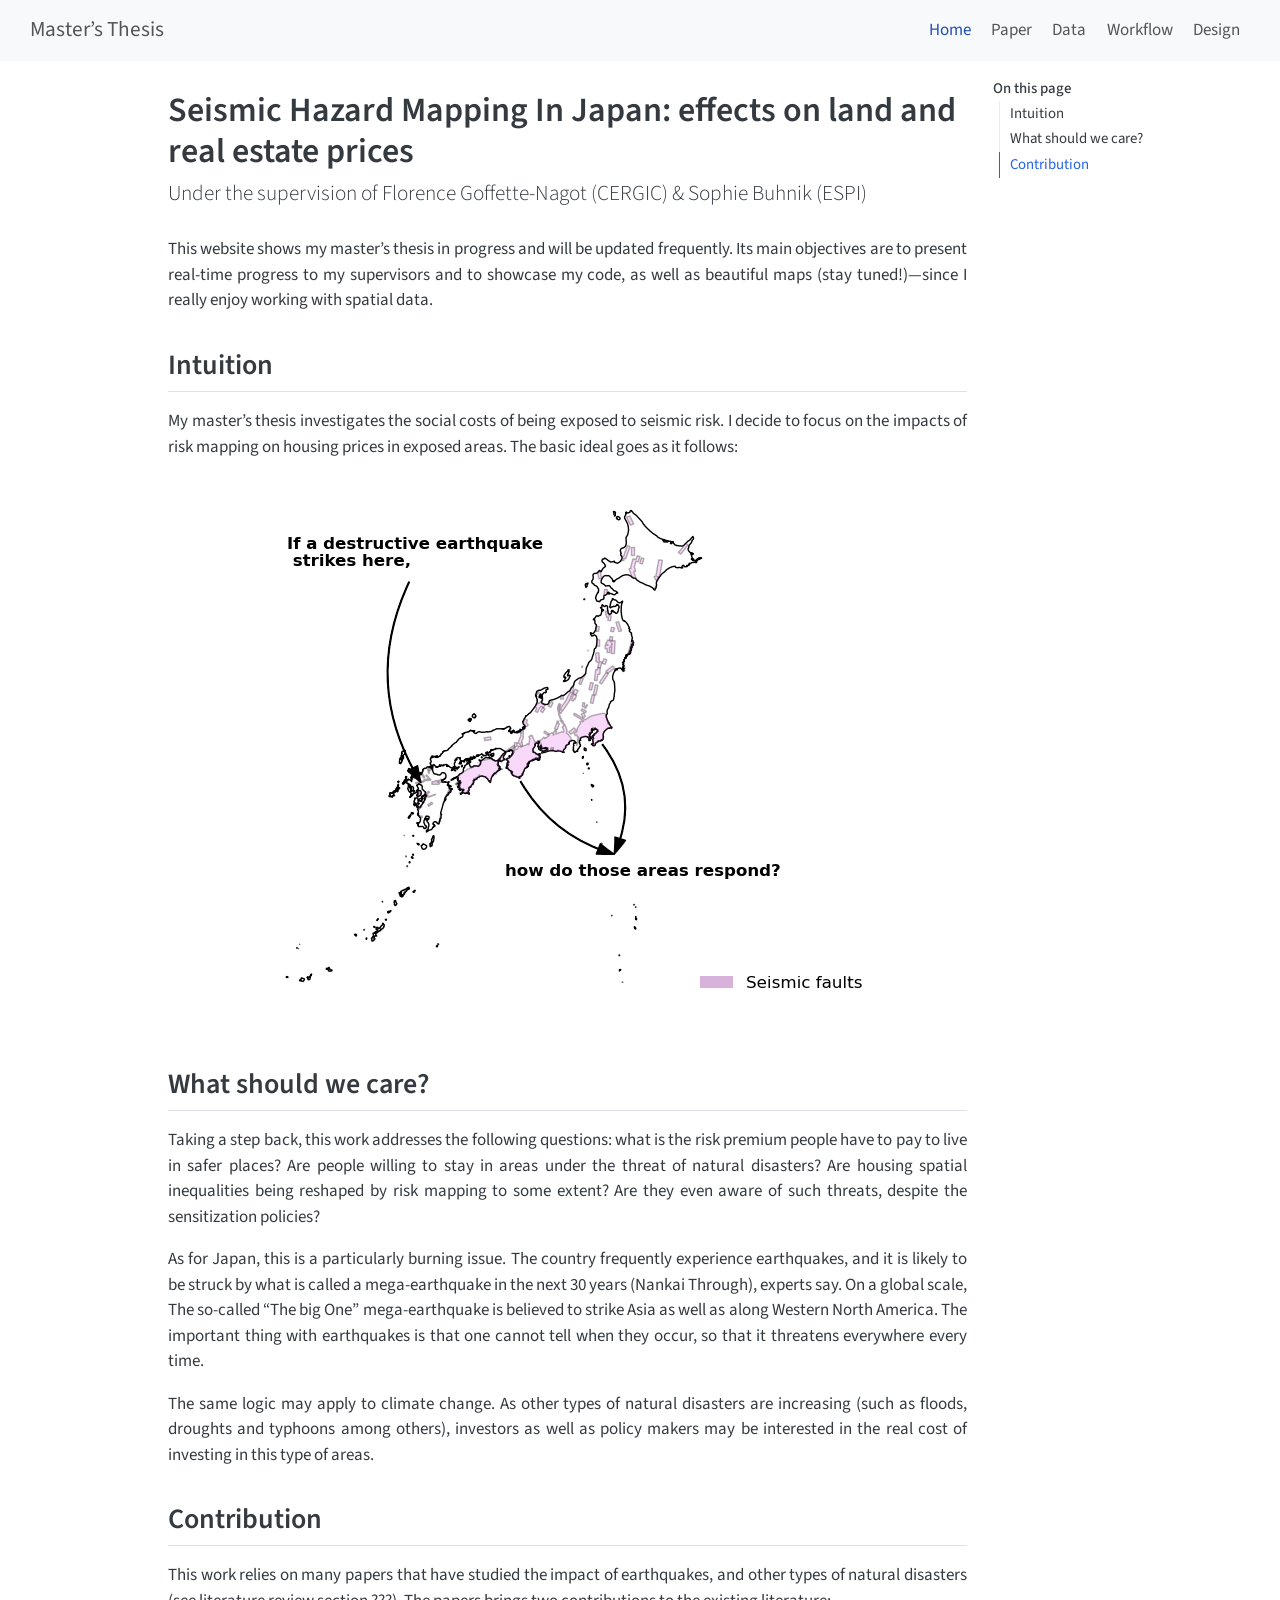
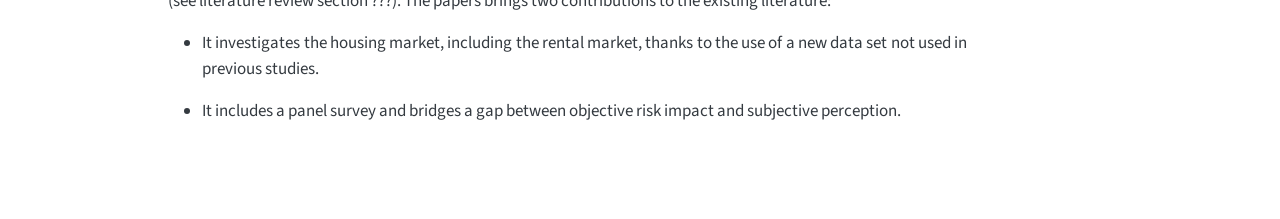
<file: docs/index.html>
<!DOCTYPE html>
<html xmlns="http://www.w3.org/1999/xhtml" lang="en" xml:lang="en"><head>

<meta charset="utf-8">
<meta name="generator" content="quarto-1.8.26">

<meta name="viewport" content="width=device-width, initial-scale=1.0, user-scalable=yes">


<title>Seismic Hazard Mapping In Japan: effects on land and real estate prices – Master’s Thesis</title>
<style>
code{white-space: pre-wrap;}
span.smallcaps{font-variant: small-caps;}
div.columns{display: flex; gap: min(4vw, 1.5em);}
div.column{flex: auto; overflow-x: auto;}
div.hanging-indent{margin-left: 1.5em; text-indent: -1.5em;}
ul.task-list{list-style: none;}
ul.task-list li input[type="checkbox"] {
  width: 0.8em;
  margin: 0 0.8em 0.2em -1em; /* quarto-specific, see https://github.com/quarto-dev/quarto-cli/issues/4556 */ 
  vertical-align: middle;
}
</style>


<script src="site_libs/quarto-nav/quarto-nav.js"></script>
<script src="site_libs/quarto-nav/headroom.min.js"></script>
<script src="site_libs/clipboard/clipboard.min.js"></script>
<script src="site_libs/quarto-html/quarto.js" type="module"></script>
<script src="site_libs/quarto-html/tabsets/tabsets.js" type="module"></script>
<script src="site_libs/quarto-html/axe/axe-check.js" type="module"></script>
<script src="site_libs/quarto-html/popper.min.js"></script>
<script src="site_libs/quarto-html/tippy.umd.min.js"></script>
<script src="site_libs/quarto-html/anchor.min.js"></script>
<link href="site_libs/quarto-html/tippy.css" rel="stylesheet">
<link href="site_libs/quarto-html/quarto-syntax-highlighting-587c61ba64f3a5504c4d52d930310e48.css" rel="stylesheet" id="quarto-text-highlighting-styles">
<script src="site_libs/bootstrap/bootstrap.min.js"></script>
<link href="site_libs/bootstrap/bootstrap-icons.css" rel="stylesheet">
<link href="site_libs/bootstrap/bootstrap-5b4ad623e5705c0698d39aec6f10cf02.min.css" rel="stylesheet" append-hash="true" id="quarto-bootstrap" data-mode="light">
<script id="quarto-search-options" type="application/json">{
  "language": {
    "search-no-results-text": "No results",
    "search-matching-documents-text": "matching documents",
    "search-copy-link-title": "Copy link to search",
    "search-hide-matches-text": "Hide additional matches",
    "search-more-match-text": "more match in this document",
    "search-more-matches-text": "more matches in this document",
    "search-clear-button-title": "Clear",
    "search-text-placeholder": "",
    "search-detached-cancel-button-title": "Cancel",
    "search-submit-button-title": "Submit",
    "search-label": "Search"
  }
}</script>


<link rel="stylesheet" href="styles.css">
</head>

<body class="nav-fixed quarto-light">

<div id="quarto-search-results"></div>
  <header id="quarto-header" class="headroom fixed-top">
    <nav class="navbar navbar-expand-lg " data-bs-theme="dark">
      <div class="navbar-container container-fluid">
      <div class="navbar-brand-container mx-auto">
    <a class="navbar-brand" href="./index.html">
    <span class="navbar-title">Master’s Thesis</span>
    </a>
  </div>
          <button class="navbar-toggler" type="button" data-bs-toggle="collapse" data-bs-target="#navbarCollapse" aria-controls="navbarCollapse" role="menu" aria-expanded="false" aria-label="Toggle navigation" onclick="if (window.quartoToggleHeadroom) { window.quartoToggleHeadroom(); }">
  <span class="navbar-toggler-icon"></span>
</button>
          <div class="collapse navbar-collapse" id="navbarCollapse">
            <ul class="navbar-nav navbar-nav-scroll ms-auto">
  <li class="nav-item">
    <a class="nav-link active" href="./index.html" aria-current="page"> 
<span class="menu-text">Home</span></a>
  </li>  
  <li class="nav-item">
    <a class="nav-link" href="./paper.html"> 
<span class="menu-text">Paper</span></a>
  </li>  
  <li class="nav-item">
    <a class="nav-link" href="./data.html"> 
<span class="menu-text">Data</span></a>
  </li>  
  <li class="nav-item">
    <a class="nav-link" href="./workflow.html"> 
<span class="menu-text">Workflow</span></a>
  </li>  
  <li class="nav-item">
    <a class="nav-link" href="./design.html"> 
<span class="menu-text">Design</span></a>
  </li>  
</ul>
          </div> <!-- /navcollapse -->
            <div class="quarto-navbar-tools">
</div>
      </div> <!-- /container-fluid -->
    </nav>
</header>
<!-- content -->
<div id="quarto-content" class="quarto-container page-columns page-rows-contents page-layout-article page-navbar">
<!-- sidebar -->
<!-- margin-sidebar -->
    <div id="quarto-margin-sidebar" class="sidebar margin-sidebar">
        <nav id="TOC" role="doc-toc" class="toc-active">
    <h2 id="toc-title">On this page</h2>
   
  <ul>
  <li><a href="#intuition" id="toc-intuition" class="nav-link active" data-scroll-target="#intuition">Intuition</a></li>
  <li><a href="#what-should-we-care" id="toc-what-should-we-care" class="nav-link" data-scroll-target="#what-should-we-care">What should we care?</a></li>
  <li><a href="#contribution" id="toc-contribution" class="nav-link" data-scroll-target="#contribution">Contribution</a></li>
  </ul>
</nav>
    </div>
<!-- main -->
<main class="content" id="quarto-document-content">

<header id="title-block-header" class="quarto-title-block default">
<div class="quarto-title">
<h1 class="title">Seismic Hazard Mapping In Japan: effects on land and real estate prices</h1>
<p class="subtitle lead">Under the supervision of Florence Goffette-Nagot (CERGIC) &amp; Sophie Buhnik (ESPI)</p>
</div>



<div class="quarto-title-meta">

    
  
    
  </div>
  


</header>


<p>This website shows my master’s thesis in progress and will be updated frequently. Its main objectives are to present real-time progress to my supervisors and to showcase my code, as well as beautiful maps (stay tuned!)—since I really enjoy working with spatial data.</p>
<section id="intuition" class="level2">
<h2 class="anchored" data-anchor-id="intuition">Intuition</h2>
<p>My master’s thesis investigates the social costs of being exposed to seismic risk. I decide to focus on the impacts of risk mapping on housing prices in exposed areas. The basic ideal goes as it follows:</p>
<div class="quarto-figure quarto-figure-center">
<figure class="figure">
<p><img src="images/pshm_2016_within_simplified_arrows.png" class="img-fluid quarto-figure quarto-figure-center figure-img"></p>
</figure>
</div>
</section>
<section id="what-should-we-care" class="level2">
<h2 class="anchored" data-anchor-id="what-should-we-care">What should we care?</h2>
<p>Taking a step back, this work addresses the following questions: what is the risk premium people have to pay to live in safer places? Are people willing to stay in areas under the threat of natural disasters? Are housing spatial inequalities being reshaped by risk mapping to some extent? Are they even aware of such threats, despite the sensitization policies?</p>
<p>As for Japan, this is a particularly burning issue. The country frequently experience earthquakes, and it is likely to be struck by what is called a mega-earthquake in the next 30 years (Nankai Through), experts say. On a global scale, The so-called “The big One” mega-earthquake is believed to strike Asia as well as along Western North America. The important thing with earthquakes is that one cannot tell when they occur, so that it threatens everywhere every time.</p>
<p>The same logic may apply to climate change. As other types of natural disasters are increasing (such as floods, droughts and typhoons among others), investors as well as policy makers may be interested in the real cost of investing in this type of areas.</p>
</section>
<section id="contribution" class="level2">
<h2 class="anchored" data-anchor-id="contribution">Contribution</h2>
<p>This work relies on many papers that have studied the impact of earthquakes, and other types of natural disasters (see literature review section ???). The papers brings two contributions to the existing literature:</p>
<ul>
<li><p>It investigates the housing market, including the rental market, thanks to the use of a new data set not used in previous studies.</p></li>
<li><p>It includes a panel survey and bridges a gap between objective risk impact and subjective perception.</p></li>
</ul>


</section>

</main> <!-- /main -->
<script id="quarto-html-after-body" type="application/javascript">
  window.document.addEventListener("DOMContentLoaded", function (event) {
    const icon = "";
    const anchorJS = new window.AnchorJS();
    anchorJS.options = {
      placement: 'right',
      icon: icon
    };
    anchorJS.add('.anchored');
    const isCodeAnnotation = (el) => {
      for (const clz of el.classList) {
        if (clz.startsWith('code-annotation-')) {                     
          return true;
        }
      }
      return false;
    }
    const onCopySuccess = function(e) {
      // button target
      const button = e.trigger;
      // don't keep focus
      button.blur();
      // flash "checked"
      button.classList.add('code-copy-button-checked');
      var currentTitle = button.getAttribute("title");
      button.setAttribute("title", "Copied!");
      let tooltip;
      if (window.bootstrap) {
        button.setAttribute("data-bs-toggle", "tooltip");
        button.setAttribute("data-bs-placement", "left");
        button.setAttribute("data-bs-title", "Copied!");
        tooltip = new bootstrap.Tooltip(button, 
          { trigger: "manual", 
            customClass: "code-copy-button-tooltip",
            offset: [0, -8]});
        tooltip.show();    
      }
      setTimeout(function() {
        if (tooltip) {
          tooltip.hide();
          button.removeAttribute("data-bs-title");
          button.removeAttribute("data-bs-toggle");
          button.removeAttribute("data-bs-placement");
        }
        button.setAttribute("title", currentTitle);
        button.classList.remove('code-copy-button-checked');
      }, 1000);
      // clear code selection
      e.clearSelection();
    }
    const getTextToCopy = function(trigger) {
      const outerScaffold = trigger.parentElement.cloneNode(true);
      const codeEl = outerScaffold.querySelector('code');
      for (const childEl of codeEl.children) {
        if (isCodeAnnotation(childEl)) {
          childEl.remove();
        }
      }
      return codeEl.innerText;
    }
    const clipboard = new window.ClipboardJS('.code-copy-button:not([data-in-quarto-modal])', {
      text: getTextToCopy
    });
    clipboard.on('success', onCopySuccess);
    if (window.document.getElementById('quarto-embedded-source-code-modal')) {
      const clipboardModal = new window.ClipboardJS('.code-copy-button[data-in-quarto-modal]', {
        text: getTextToCopy,
        container: window.document.getElementById('quarto-embedded-source-code-modal')
      });
      clipboardModal.on('success', onCopySuccess);
    }
      var localhostRegex = new RegExp(/^(?:http|https):\/\/localhost\:?[0-9]*\//);
      var mailtoRegex = new RegExp(/^mailto:/);
        var filterRegex = new RegExp("https:\/\/anthonyrocher\.github\.io\/Master-s-Thesis-Website");
      var isInternal = (href) => {
          return filterRegex.test(href) || localhostRegex.test(href) || mailtoRegex.test(href);
      }
      // Inspect non-navigation links and adorn them if external
     var links = window.document.querySelectorAll('a[href]:not(.nav-link):not(.navbar-brand):not(.toc-action):not(.sidebar-link):not(.sidebar-item-toggle):not(.pagination-link):not(.no-external):not([aria-hidden]):not(.dropdown-item):not(.quarto-navigation-tool):not(.about-link)');
      for (var i=0; i<links.length; i++) {
        const link = links[i];
        if (!isInternal(link.href)) {
          // undo the damage that might have been done by quarto-nav.js in the case of
          // links that we want to consider external
          if (link.dataset.originalHref !== undefined) {
            link.href = link.dataset.originalHref;
          }
        }
      }
    function tippyHover(el, contentFn, onTriggerFn, onUntriggerFn) {
      const config = {
        allowHTML: true,
        maxWidth: 500,
        delay: 100,
        arrow: false,
        appendTo: function(el) {
            return el.parentElement;
        },
        interactive: true,
        interactiveBorder: 10,
        theme: 'quarto',
        placement: 'bottom-start',
      };
      if (contentFn) {
        config.content = contentFn;
      }
      if (onTriggerFn) {
        config.onTrigger = onTriggerFn;
      }
      if (onUntriggerFn) {
        config.onUntrigger = onUntriggerFn;
      }
      window.tippy(el, config); 
    }
    const noterefs = window.document.querySelectorAll('a[role="doc-noteref"]');
    for (var i=0; i<noterefs.length; i++) {
      const ref = noterefs[i];
      tippyHover(ref, function() {
        // use id or data attribute instead here
        let href = ref.getAttribute('data-footnote-href') || ref.getAttribute('href');
        try { href = new URL(href).hash; } catch {}
        const id = href.replace(/^#\/?/, "");
        const note = window.document.getElementById(id);
        if (note) {
          return note.innerHTML;
        } else {
          return "";
        }
      });
    }
    const xrefs = window.document.querySelectorAll('a.quarto-xref');
    const processXRef = (id, note) => {
      // Strip column container classes
      const stripColumnClz = (el) => {
        el.classList.remove("page-full", "page-columns");
        if (el.children) {
          for (const child of el.children) {
            stripColumnClz(child);
          }
        }
      }
      stripColumnClz(note)
      if (id === null || id.startsWith('sec-')) {
        // Special case sections, only their first couple elements
        const container = document.createElement("div");
        if (note.children && note.children.length > 2) {
          container.appendChild(note.children[0].cloneNode(true));
          for (let i = 1; i < note.children.length; i++) {
            const child = note.children[i];
            if (child.tagName === "P" && child.innerText === "") {
              continue;
            } else {
              container.appendChild(child.cloneNode(true));
              break;
            }
          }
          if (window.Quarto?.typesetMath) {
            window.Quarto.typesetMath(container);
          }
          return container.innerHTML
        } else {
          if (window.Quarto?.typesetMath) {
            window.Quarto.typesetMath(note);
          }
          return note.innerHTML;
        }
      } else {
        // Remove any anchor links if they are present
        const anchorLink = note.querySelector('a.anchorjs-link');
        if (anchorLink) {
          anchorLink.remove();
        }
        if (window.Quarto?.typesetMath) {
          window.Quarto.typesetMath(note);
        }
        if (note.classList.contains("callout")) {
          return note.outerHTML;
        } else {
          return note.innerHTML;
        }
      }
    }
    for (var i=0; i<xrefs.length; i++) {
      const xref = xrefs[i];
      tippyHover(xref, undefined, function(instance) {
        instance.disable();
        let url = xref.getAttribute('href');
        let hash = undefined; 
        if (url.startsWith('#')) {
          hash = url;
        } else {
          try { hash = new URL(url).hash; } catch {}
        }
        if (hash) {
          const id = hash.replace(/^#\/?/, "");
          const note = window.document.getElementById(id);
          if (note !== null) {
            try {
              const html = processXRef(id, note.cloneNode(true));
              instance.setContent(html);
            } finally {
              instance.enable();
              instance.show();
            }
          } else {
            // See if we can fetch this
            fetch(url.split('#')[0])
            .then(res => res.text())
            .then(html => {
              const parser = new DOMParser();
              const htmlDoc = parser.parseFromString(html, "text/html");
              const note = htmlDoc.getElementById(id);
              if (note !== null) {
                const html = processXRef(id, note);
                instance.setContent(html);
              } 
            }).finally(() => {
              instance.enable();
              instance.show();
            });
          }
        } else {
          // See if we can fetch a full url (with no hash to target)
          // This is a special case and we should probably do some content thinning / targeting
          fetch(url)
          .then(res => res.text())
          .then(html => {
            const parser = new DOMParser();
            const htmlDoc = parser.parseFromString(html, "text/html");
            const note = htmlDoc.querySelector('main.content');
            if (note !== null) {
              // This should only happen for chapter cross references
              // (since there is no id in the URL)
              // remove the first header
              if (note.children.length > 0 && note.children[0].tagName === "HEADER") {
                note.children[0].remove();
              }
              const html = processXRef(null, note);
              instance.setContent(html);
            } 
          }).finally(() => {
            instance.enable();
            instance.show();
          });
        }
      }, function(instance) {
      });
    }
        let selectedAnnoteEl;
        const selectorForAnnotation = ( cell, annotation) => {
          let cellAttr = 'data-code-cell="' + cell + '"';
          let lineAttr = 'data-code-annotation="' +  annotation + '"';
          const selector = 'span[' + cellAttr + '][' + lineAttr + ']';
          return selector;
        }
        const selectCodeLines = (annoteEl) => {
          const doc = window.document;
          const targetCell = annoteEl.getAttribute("data-target-cell");
          const targetAnnotation = annoteEl.getAttribute("data-target-annotation");
          const annoteSpan = window.document.querySelector(selectorForAnnotation(targetCell, targetAnnotation));
          const lines = annoteSpan.getAttribute("data-code-lines").split(",");
          const lineIds = lines.map((line) => {
            return targetCell + "-" + line;
          })
          let top = null;
          let height = null;
          let parent = null;
          if (lineIds.length > 0) {
              //compute the position of the single el (top and bottom and make a div)
              const el = window.document.getElementById(lineIds[0]);
              top = el.offsetTop;
              height = el.offsetHeight;
              parent = el.parentElement.parentElement;
            if (lineIds.length > 1) {
              const lastEl = window.document.getElementById(lineIds[lineIds.length - 1]);
              const bottom = lastEl.offsetTop + lastEl.offsetHeight;
              height = bottom - top;
            }
            if (top !== null && height !== null && parent !== null) {
              // cook up a div (if necessary) and position it 
              let div = window.document.getElementById("code-annotation-line-highlight");
              if (div === null) {
                div = window.document.createElement("div");
                div.setAttribute("id", "code-annotation-line-highlight");
                div.style.position = 'absolute';
                parent.appendChild(div);
              }
              div.style.top = top - 2 + "px";
              div.style.height = height + 4 + "px";
              div.style.left = 0;
              let gutterDiv = window.document.getElementById("code-annotation-line-highlight-gutter");
              if (gutterDiv === null) {
                gutterDiv = window.document.createElement("div");
                gutterDiv.setAttribute("id", "code-annotation-line-highlight-gutter");
                gutterDiv.style.position = 'absolute';
                const codeCell = window.document.getElementById(targetCell);
                const gutter = codeCell.querySelector('.code-annotation-gutter');
                gutter.appendChild(gutterDiv);
              }
              gutterDiv.style.top = top - 2 + "px";
              gutterDiv.style.height = height + 4 + "px";
            }
            selectedAnnoteEl = annoteEl;
          }
        };
        const unselectCodeLines = () => {
          const elementsIds = ["code-annotation-line-highlight", "code-annotation-line-highlight-gutter"];
          elementsIds.forEach((elId) => {
            const div = window.document.getElementById(elId);
            if (div) {
              div.remove();
            }
          });
          selectedAnnoteEl = undefined;
        };
          // Handle positioning of the toggle
      window.addEventListener(
        "resize",
        throttle(() => {
          elRect = undefined;
          if (selectedAnnoteEl) {
            selectCodeLines(selectedAnnoteEl);
          }
        }, 10)
      );
      function throttle(fn, ms) {
      let throttle = false;
      let timer;
        return (...args) => {
          if(!throttle) { // first call gets through
              fn.apply(this, args);
              throttle = true;
          } else { // all the others get throttled
              if(timer) clearTimeout(timer); // cancel #2
              timer = setTimeout(() => {
                fn.apply(this, args);
                timer = throttle = false;
              }, ms);
          }
        };
      }
        // Attach click handler to the DT
        const annoteDls = window.document.querySelectorAll('dt[data-target-cell]');
        for (const annoteDlNode of annoteDls) {
          annoteDlNode.addEventListener('click', (event) => {
            const clickedEl = event.target;
            if (clickedEl !== selectedAnnoteEl) {
              unselectCodeLines();
              const activeEl = window.document.querySelector('dt[data-target-cell].code-annotation-active');
              if (activeEl) {
                activeEl.classList.remove('code-annotation-active');
              }
              selectCodeLines(clickedEl);
              clickedEl.classList.add('code-annotation-active');
            } else {
              // Unselect the line
              unselectCodeLines();
              clickedEl.classList.remove('code-annotation-active');
            }
          });
        }
    const findCites = (el) => {
      const parentEl = el.parentElement;
      if (parentEl) {
        const cites = parentEl.dataset.cites;
        if (cites) {
          return {
            el,
            cites: cites.split(' ')
          };
        } else {
          return findCites(el.parentElement)
        }
      } else {
        return undefined;
      }
    };
    var bibliorefs = window.document.querySelectorAll('a[role="doc-biblioref"]');
    for (var i=0; i<bibliorefs.length; i++) {
      const ref = bibliorefs[i];
      const citeInfo = findCites(ref);
      if (citeInfo) {
        tippyHover(citeInfo.el, function() {
          var popup = window.document.createElement('div');
          citeInfo.cites.forEach(function(cite) {
            var citeDiv = window.document.createElement('div');
            citeDiv.classList.add('hanging-indent');
            citeDiv.classList.add('csl-entry');
            var biblioDiv = window.document.getElementById('ref-' + cite);
            if (biblioDiv) {
              citeDiv.innerHTML = biblioDiv.innerHTML;
            }
            popup.appendChild(citeDiv);
          });
          return popup.innerHTML;
        });
      }
    }
  });
  </script>
</div> <!-- /content -->




</body></html>
</file>
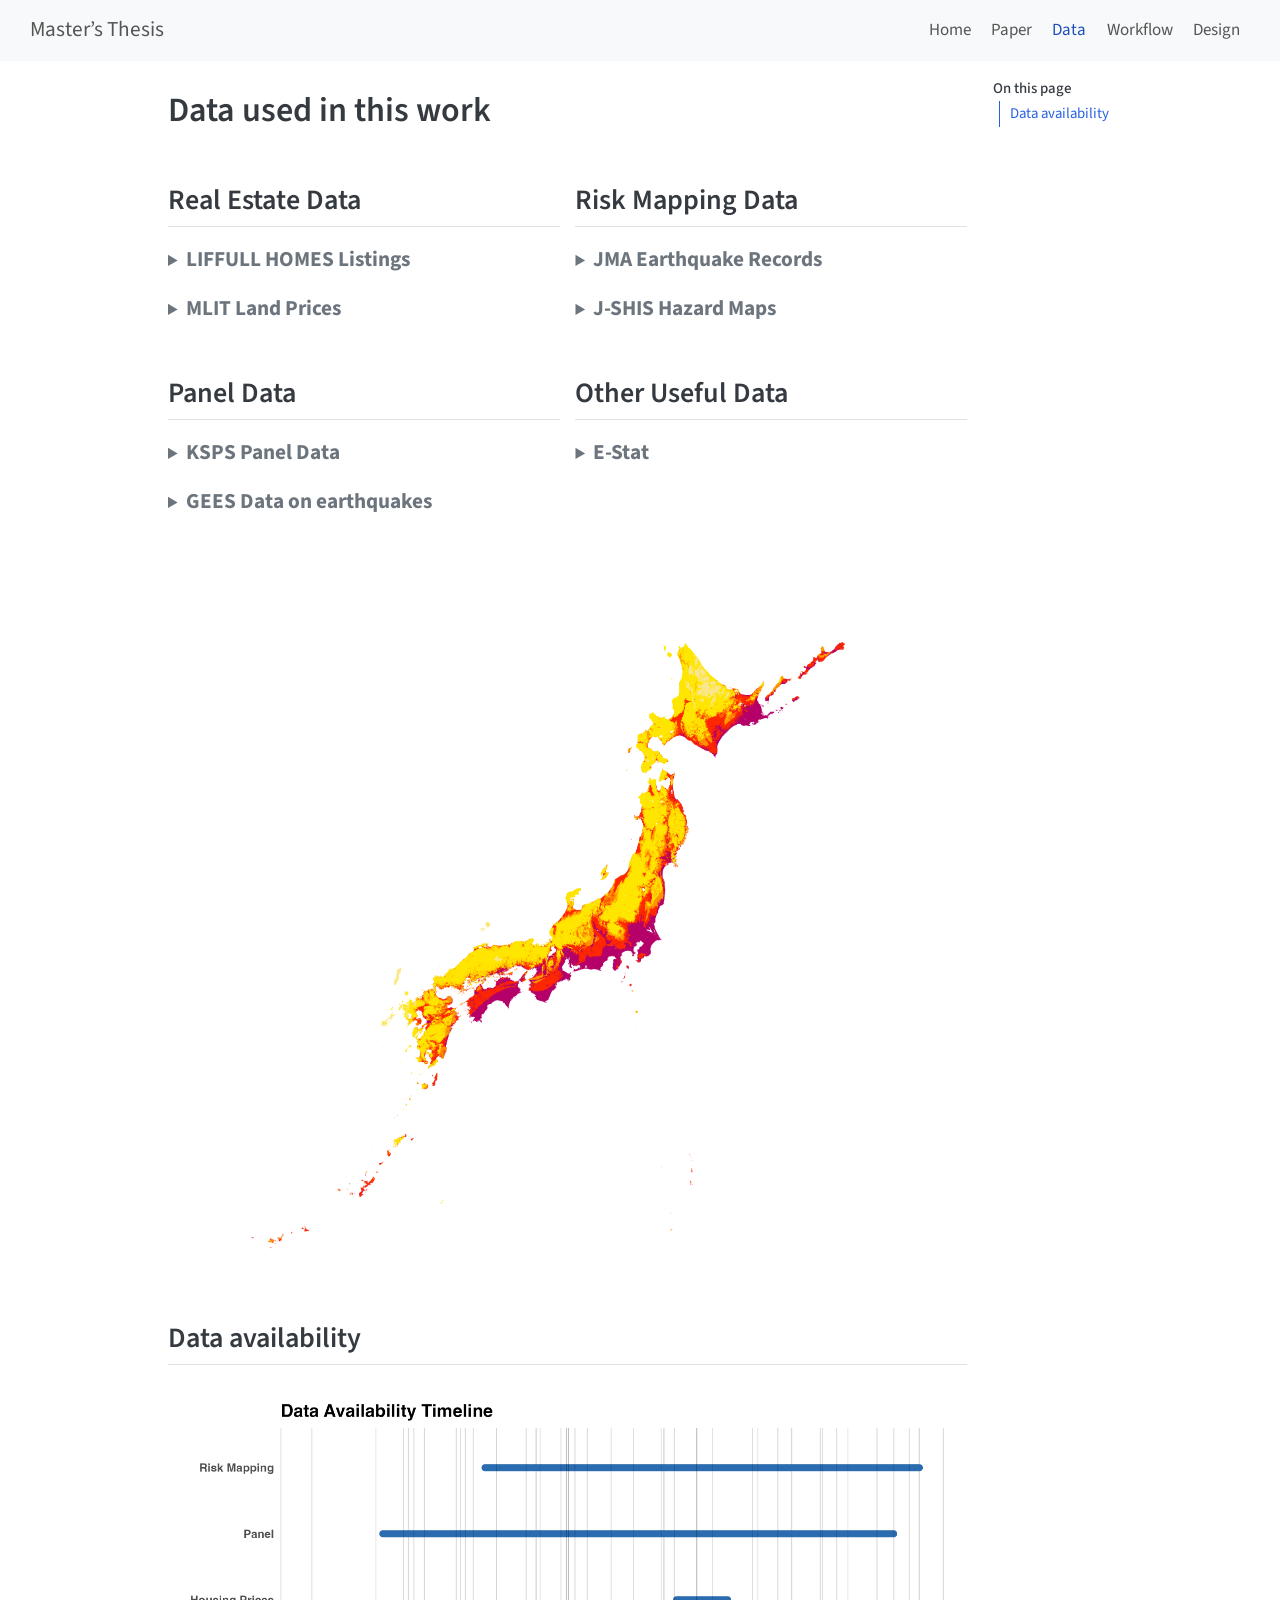
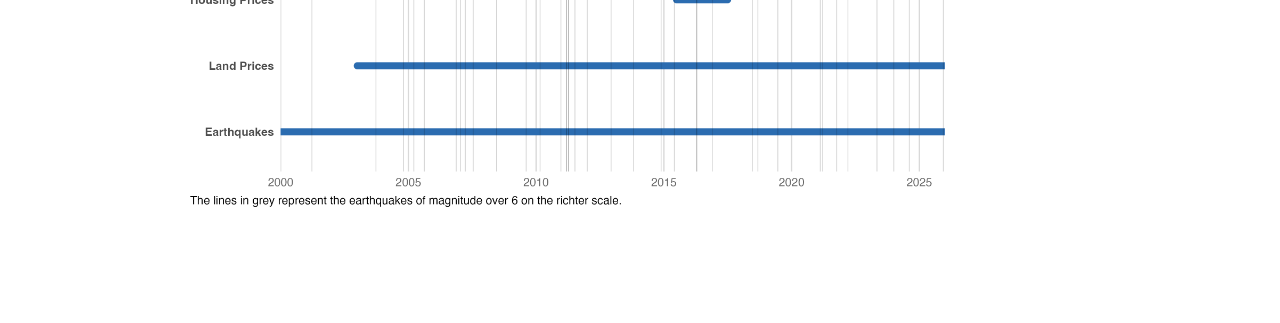
<file: docs/data.html>
<!DOCTYPE html>
<html xmlns="http://www.w3.org/1999/xhtml" lang="en" xml:lang="en"><head>

<meta charset="utf-8">
<meta name="generator" content="quarto-1.8.26">

<meta name="viewport" content="width=device-width, initial-scale=1.0, user-scalable=yes">


<title>Data used in this work – Master’s Thesis</title>
<style>
code{white-space: pre-wrap;}
span.smallcaps{font-variant: small-caps;}
div.columns{display: flex; gap: min(4vw, 1.5em);}
div.column{flex: auto; overflow-x: auto;}
div.hanging-indent{margin-left: 1.5em; text-indent: -1.5em;}
ul.task-list{list-style: none;}
ul.task-list li input[type="checkbox"] {
  width: 0.8em;
  margin: 0 0.8em 0.2em -1em; /* quarto-specific, see https://github.com/quarto-dev/quarto-cli/issues/4556 */ 
  vertical-align: middle;
}
</style>


<script src="site_libs/quarto-nav/quarto-nav.js"></script>
<script src="site_libs/quarto-nav/headroom.min.js"></script>
<script src="site_libs/clipboard/clipboard.min.js"></script>
<script src="site_libs/quarto-html/quarto.js" type="module"></script>
<script src="site_libs/quarto-html/tabsets/tabsets.js" type="module"></script>
<script src="site_libs/quarto-html/axe/axe-check.js" type="module"></script>
<script src="site_libs/quarto-html/popper.min.js"></script>
<script src="site_libs/quarto-html/tippy.umd.min.js"></script>
<script src="site_libs/quarto-html/anchor.min.js"></script>
<link href="site_libs/quarto-html/tippy.css" rel="stylesheet">
<link href="site_libs/quarto-html/quarto-syntax-highlighting-587c61ba64f3a5504c4d52d930310e48.css" rel="stylesheet" id="quarto-text-highlighting-styles">
<script src="site_libs/bootstrap/bootstrap.min.js"></script>
<link href="site_libs/bootstrap/bootstrap-icons.css" rel="stylesheet">
<link href="site_libs/bootstrap/bootstrap-5b4ad623e5705c0698d39aec6f10cf02.min.css" rel="stylesheet" append-hash="true" id="quarto-bootstrap" data-mode="light">
<script id="quarto-search-options" type="application/json">{
  "language": {
    "search-no-results-text": "No results",
    "search-matching-documents-text": "matching documents",
    "search-copy-link-title": "Copy link to search",
    "search-hide-matches-text": "Hide additional matches",
    "search-more-match-text": "more match in this document",
    "search-more-matches-text": "more matches in this document",
    "search-clear-button-title": "Clear",
    "search-text-placeholder": "",
    "search-detached-cancel-button-title": "Cancel",
    "search-submit-button-title": "Submit",
    "search-label": "Search"
  }
}</script>


<link rel="stylesheet" href="styles.css">
</head>

<body class="nav-fixed quarto-light">

<div id="quarto-search-results"></div>
  <header id="quarto-header" class="headroom fixed-top">
    <nav class="navbar navbar-expand-lg " data-bs-theme="dark">
      <div class="navbar-container container-fluid">
      <div class="navbar-brand-container mx-auto">
    <a class="navbar-brand" href="./index.html">
    <span class="navbar-title">Master’s Thesis</span>
    </a>
  </div>
          <button class="navbar-toggler" type="button" data-bs-toggle="collapse" data-bs-target="#navbarCollapse" aria-controls="navbarCollapse" role="menu" aria-expanded="false" aria-label="Toggle navigation" onclick="if (window.quartoToggleHeadroom) { window.quartoToggleHeadroom(); }">
  <span class="navbar-toggler-icon"></span>
</button>
          <div class="collapse navbar-collapse" id="navbarCollapse">
            <ul class="navbar-nav navbar-nav-scroll ms-auto">
  <li class="nav-item">
    <a class="nav-link" href="./index.html"> 
<span class="menu-text">Home</span></a>
  </li>  
  <li class="nav-item">
    <a class="nav-link" href="./paper.html"> 
<span class="menu-text">Paper</span></a>
  </li>  
  <li class="nav-item">
    <a class="nav-link active" href="./data.html" aria-current="page"> 
<span class="menu-text">Data</span></a>
  </li>  
  <li class="nav-item">
    <a class="nav-link" href="./workflow.html"> 
<span class="menu-text">Workflow</span></a>
  </li>  
  <li class="nav-item">
    <a class="nav-link" href="./design.html"> 
<span class="menu-text">Design</span></a>
  </li>  
</ul>
          </div> <!-- /navcollapse -->
            <div class="quarto-navbar-tools">
</div>
      </div> <!-- /container-fluid -->
    </nav>
</header>
<!-- content -->
<div id="quarto-content" class="quarto-container page-columns page-rows-contents page-layout-article page-navbar">
<!-- sidebar -->
<!-- margin-sidebar -->
    <div id="quarto-margin-sidebar" class="sidebar margin-sidebar">
        <nav id="TOC" role="doc-toc" class="toc-active">
    <h2 id="toc-title">On this page</h2>
   
  <ul>
  <li><a href="#data-availability" id="toc-data-availability" class="nav-link active" data-scroll-target="#data-availability">Data availability</a></li>
  </ul>
</nav>
    </div>
<!-- main -->
<main class="content" id="quarto-document-content">

<header id="title-block-header" class="quarto-title-block default">
<div class="quarto-title">
<h1 class="title">Data used in this work</h1>
</div>



<div class="quarto-title-meta">

    
  
    
  </div>
  


</header>


<div class="columns">
<div class="column" style="width:49%;">
<section id="real-estate-data" class="level2">
<h2 class="anchored" data-anchor-id="real-estate-data">Real Estate Data</h2>
<details>
<summary>
<strong style="font-size: 1.25em;">LIFFULL HOMES Listings</strong>
</summary>
<p>LIFFUL’HOMES is one of the major real estate companies in Japan. The dataset includes housing listings with extremely high quality details.</p>
<ul>
<li>Website: https://lifull.com/en/</li>
<li>70GB</li>
</ul>
</details>
<details>
<summary>
<strong style="font-size: 1.25em;">MLIT Land Prices</strong>
</summary>
<ul>
<li>Website: https://www.mlit.go.jp/en/</li>
<li>?GB</li>
</ul>
</details>
</section>
</div><div class="column" style="width:2%;">

</div><div class="column" style="width:49%;">
<section id="risk-mapping-data" class="level2">
<h2 class="anchored" data-anchor-id="risk-mapping-data">Risk Mapping Data</h2>
<details>
<summary>
<strong style="font-size: 1.25em;">JMA Earthquake Records</strong>
</summary>
<p>Japan Meteorological Agency.</p>
<ul>
<li>Website: https://www.jma.go.jp/jma/indexe.html</li>
</ul>
</details>
<details>
<summary>
<strong style="font-size: 1.25em;">J-SHIS Hazard Maps</strong>
</summary>
<p><em>Japan Seismic Hazard Information Station</em> (https://www.j-shis.bosai.go.jp/en/).</p>
<p>Many maps are available, easy to access and well described. I decide to fo for the so-called “Seismic hazard map.” From there, I select “All”, meaning I include earthquakes of all categories from I to III. I finally choose the “Average Case” as Probability Case. See download page for more information : <a href="https://www.j-shis.bosai.go.jp/map/JSHIS2/download.html?lang=en" class="uri">https://www.j-shis.bosai.go.jp/map/JSHIS2/download.html?lang=en</a>.</p>
</details>
</section>
</div><div class="column" style="width:49%;">
<section id="panel-data" class="level2">
<h2 class="anchored" data-anchor-id="panel-data">Panel Data</h2>
<details>
<summary>
<strong style="font-size: 1.25em;">KSPS Panel Data</strong>
</summary>
<p>Large Panel from Keio University from 2004.</p>
<ul>
<li>Website: https://www.pdrc.keio.ac.jp/en/paneldata/datasets/jhpskhps/</li>
</ul>
</details>
<details>
<summary>
<strong style="font-size: 1.25em;">GEES Data on earthquakes</strong>
</summary>
<p>Panel after the 2011 earthquake about what Japanese people think about earthquakes.</p>
<ul>
<li>Website: https://www.pdrc.keio.ac.jp/en/paneldata/datasets/gees/</li>
</ul>
</details>
</section>
</div><div class="column" style="width:2%;">

</div><div class="column" style="width:49%;">
<section id="other-useful-data" class="level2">
<h2 class="anchored" data-anchor-id="other-useful-data">Other Useful Data</h2>
<details>
<summary>
<strong style="font-size: 1.25em;">E-Stat</strong>
</summary>
<p>Unemployment data, everything else that could have an impact on prices.</p>
</details>
</section>
</div>
</div>
<div style="margin-top: 40px;">

</div>
<p><img src="images/shm_2020_style.png" class="img-fluid"></p>
<section id="data-availability" class="level2">
<h2 class="anchored" data-anchor-id="data-availability">Data availability</h2>
<p><img src="images/data.png" class="img-fluid"></p>


</section>

</main> <!-- /main -->
<script id="quarto-html-after-body" type="application/javascript">
  window.document.addEventListener("DOMContentLoaded", function (event) {
    const icon = "";
    const anchorJS = new window.AnchorJS();
    anchorJS.options = {
      placement: 'right',
      icon: icon
    };
    anchorJS.add('.anchored');
    const isCodeAnnotation = (el) => {
      for (const clz of el.classList) {
        if (clz.startsWith('code-annotation-')) {                     
          return true;
        }
      }
      return false;
    }
    const onCopySuccess = function(e) {
      // button target
      const button = e.trigger;
      // don't keep focus
      button.blur();
      // flash "checked"
      button.classList.add('code-copy-button-checked');
      var currentTitle = button.getAttribute("title");
      button.setAttribute("title", "Copied!");
      let tooltip;
      if (window.bootstrap) {
        button.setAttribute("data-bs-toggle", "tooltip");
        button.setAttribute("data-bs-placement", "left");
        button.setAttribute("data-bs-title", "Copied!");
        tooltip = new bootstrap.Tooltip(button, 
          { trigger: "manual", 
            customClass: "code-copy-button-tooltip",
            offset: [0, -8]});
        tooltip.show();    
      }
      setTimeout(function() {
        if (tooltip) {
          tooltip.hide();
          button.removeAttribute("data-bs-title");
          button.removeAttribute("data-bs-toggle");
          button.removeAttribute("data-bs-placement");
        }
        button.setAttribute("title", currentTitle);
        button.classList.remove('code-copy-button-checked');
      }, 1000);
      // clear code selection
      e.clearSelection();
    }
    const getTextToCopy = function(trigger) {
      const outerScaffold = trigger.parentElement.cloneNode(true);
      const codeEl = outerScaffold.querySelector('code');
      for (const childEl of codeEl.children) {
        if (isCodeAnnotation(childEl)) {
          childEl.remove();
        }
      }
      return codeEl.innerText;
    }
    const clipboard = new window.ClipboardJS('.code-copy-button:not([data-in-quarto-modal])', {
      text: getTextToCopy
    });
    clipboard.on('success', onCopySuccess);
    if (window.document.getElementById('quarto-embedded-source-code-modal')) {
      const clipboardModal = new window.ClipboardJS('.code-copy-button[data-in-quarto-modal]', {
        text: getTextToCopy,
        container: window.document.getElementById('quarto-embedded-source-code-modal')
      });
      clipboardModal.on('success', onCopySuccess);
    }
      var localhostRegex = new RegExp(/^(?:http|https):\/\/localhost\:?[0-9]*\//);
      var mailtoRegex = new RegExp(/^mailto:/);
        var filterRegex = new RegExp("https:\/\/anthonyrocher\.github\.io\/Master-s-Thesis-Website");
      var isInternal = (href) => {
          return filterRegex.test(href) || localhostRegex.test(href) || mailtoRegex.test(href);
      }
      // Inspect non-navigation links and adorn them if external
     var links = window.document.querySelectorAll('a[href]:not(.nav-link):not(.navbar-brand):not(.toc-action):not(.sidebar-link):not(.sidebar-item-toggle):not(.pagination-link):not(.no-external):not([aria-hidden]):not(.dropdown-item):not(.quarto-navigation-tool):not(.about-link)');
      for (var i=0; i<links.length; i++) {
        const link = links[i];
        if (!isInternal(link.href)) {
          // undo the damage that might have been done by quarto-nav.js in the case of
          // links that we want to consider external
          if (link.dataset.originalHref !== undefined) {
            link.href = link.dataset.originalHref;
          }
        }
      }
    function tippyHover(el, contentFn, onTriggerFn, onUntriggerFn) {
      const config = {
        allowHTML: true,
        maxWidth: 500,
        delay: 100,
        arrow: false,
        appendTo: function(el) {
            return el.parentElement;
        },
        interactive: true,
        interactiveBorder: 10,
        theme: 'quarto',
        placement: 'bottom-start',
      };
      if (contentFn) {
        config.content = contentFn;
      }
      if (onTriggerFn) {
        config.onTrigger = onTriggerFn;
      }
      if (onUntriggerFn) {
        config.onUntrigger = onUntriggerFn;
      }
      window.tippy(el, config); 
    }
    const noterefs = window.document.querySelectorAll('a[role="doc-noteref"]');
    for (var i=0; i<noterefs.length; i++) {
      const ref = noterefs[i];
      tippyHover(ref, function() {
        // use id or data attribute instead here
        let href = ref.getAttribute('data-footnote-href') || ref.getAttribute('href');
        try { href = new URL(href).hash; } catch {}
        const id = href.replace(/^#\/?/, "");
        const note = window.document.getElementById(id);
        if (note) {
          return note.innerHTML;
        } else {
          return "";
        }
      });
    }
    const xrefs = window.document.querySelectorAll('a.quarto-xref');
    const processXRef = (id, note) => {
      // Strip column container classes
      const stripColumnClz = (el) => {
        el.classList.remove("page-full", "page-columns");
        if (el.children) {
          for (const child of el.children) {
            stripColumnClz(child);
          }
        }
      }
      stripColumnClz(note)
      if (id === null || id.startsWith('sec-')) {
        // Special case sections, only their first couple elements
        const container = document.createElement("div");
        if (note.children && note.children.length > 2) {
          container.appendChild(note.children[0].cloneNode(true));
          for (let i = 1; i < note.children.length; i++) {
            const child = note.children[i];
            if (child.tagName === "P" && child.innerText === "") {
              continue;
            } else {
              container.appendChild(child.cloneNode(true));
              break;
            }
          }
          if (window.Quarto?.typesetMath) {
            window.Quarto.typesetMath(container);
          }
          return container.innerHTML
        } else {
          if (window.Quarto?.typesetMath) {
            window.Quarto.typesetMath(note);
          }
          return note.innerHTML;
        }
      } else {
        // Remove any anchor links if they are present
        const anchorLink = note.querySelector('a.anchorjs-link');
        if (anchorLink) {
          anchorLink.remove();
        }
        if (window.Quarto?.typesetMath) {
          window.Quarto.typesetMath(note);
        }
        if (note.classList.contains("callout")) {
          return note.outerHTML;
        } else {
          return note.innerHTML;
        }
      }
    }
    for (var i=0; i<xrefs.length; i++) {
      const xref = xrefs[i];
      tippyHover(xref, undefined, function(instance) {
        instance.disable();
        let url = xref.getAttribute('href');
        let hash = undefined; 
        if (url.startsWith('#')) {
          hash = url;
        } else {
          try { hash = new URL(url).hash; } catch {}
        }
        if (hash) {
          const id = hash.replace(/^#\/?/, "");
          const note = window.document.getElementById(id);
          if (note !== null) {
            try {
              const html = processXRef(id, note.cloneNode(true));
              instance.setContent(html);
            } finally {
              instance.enable();
              instance.show();
            }
          } else {
            // See if we can fetch this
            fetch(url.split('#')[0])
            .then(res => res.text())
            .then(html => {
              const parser = new DOMParser();
              const htmlDoc = parser.parseFromString(html, "text/html");
              const note = htmlDoc.getElementById(id);
              if (note !== null) {
                const html = processXRef(id, note);
                instance.setContent(html);
              } 
            }).finally(() => {
              instance.enable();
              instance.show();
            });
          }
        } else {
          // See if we can fetch a full url (with no hash to target)
          // This is a special case and we should probably do some content thinning / targeting
          fetch(url)
          .then(res => res.text())
          .then(html => {
            const parser = new DOMParser();
            const htmlDoc = parser.parseFromString(html, "text/html");
            const note = htmlDoc.querySelector('main.content');
            if (note !== null) {
              // This should only happen for chapter cross references
              // (since there is no id in the URL)
              // remove the first header
              if (note.children.length > 0 && note.children[0].tagName === "HEADER") {
                note.children[0].remove();
              }
              const html = processXRef(null, note);
              instance.setContent(html);
            } 
          }).finally(() => {
            instance.enable();
            instance.show();
          });
        }
      }, function(instance) {
      });
    }
        let selectedAnnoteEl;
        const selectorForAnnotation = ( cell, annotation) => {
          let cellAttr = 'data-code-cell="' + cell + '"';
          let lineAttr = 'data-code-annotation="' +  annotation + '"';
          const selector = 'span[' + cellAttr + '][' + lineAttr + ']';
          return selector;
        }
        const selectCodeLines = (annoteEl) => {
          const doc = window.document;
          const targetCell = annoteEl.getAttribute("data-target-cell");
          const targetAnnotation = annoteEl.getAttribute("data-target-annotation");
          const annoteSpan = window.document.querySelector(selectorForAnnotation(targetCell, targetAnnotation));
          const lines = annoteSpan.getAttribute("data-code-lines").split(",");
          const lineIds = lines.map((line) => {
            return targetCell + "-" + line;
          })
          let top = null;
          let height = null;
          let parent = null;
          if (lineIds.length > 0) {
              //compute the position of the single el (top and bottom and make a div)
              const el = window.document.getElementById(lineIds[0]);
              top = el.offsetTop;
              height = el.offsetHeight;
              parent = el.parentElement.parentElement;
            if (lineIds.length > 1) {
              const lastEl = window.document.getElementById(lineIds[lineIds.length - 1]);
              const bottom = lastEl.offsetTop + lastEl.offsetHeight;
              height = bottom - top;
            }
            if (top !== null && height !== null && parent !== null) {
              // cook up a div (if necessary) and position it 
              let div = window.document.getElementById("code-annotation-line-highlight");
              if (div === null) {
                div = window.document.createElement("div");
                div.setAttribute("id", "code-annotation-line-highlight");
                div.style.position = 'absolute';
                parent.appendChild(div);
              }
              div.style.top = top - 2 + "px";
              div.style.height = height + 4 + "px";
              div.style.left = 0;
              let gutterDiv = window.document.getElementById("code-annotation-line-highlight-gutter");
              if (gutterDiv === null) {
                gutterDiv = window.document.createElement("div");
                gutterDiv.setAttribute("id", "code-annotation-line-highlight-gutter");
                gutterDiv.style.position = 'absolute';
                const codeCell = window.document.getElementById(targetCell);
                const gutter = codeCell.querySelector('.code-annotation-gutter');
                gutter.appendChild(gutterDiv);
              }
              gutterDiv.style.top = top - 2 + "px";
              gutterDiv.style.height = height + 4 + "px";
            }
            selectedAnnoteEl = annoteEl;
          }
        };
        const unselectCodeLines = () => {
          const elementsIds = ["code-annotation-line-highlight", "code-annotation-line-highlight-gutter"];
          elementsIds.forEach((elId) => {
            const div = window.document.getElementById(elId);
            if (div) {
              div.remove();
            }
          });
          selectedAnnoteEl = undefined;
        };
          // Handle positioning of the toggle
      window.addEventListener(
        "resize",
        throttle(() => {
          elRect = undefined;
          if (selectedAnnoteEl) {
            selectCodeLines(selectedAnnoteEl);
          }
        }, 10)
      );
      function throttle(fn, ms) {
      let throttle = false;
      let timer;
        return (...args) => {
          if(!throttle) { // first call gets through
              fn.apply(this, args);
              throttle = true;
          } else { // all the others get throttled
              if(timer) clearTimeout(timer); // cancel #2
              timer = setTimeout(() => {
                fn.apply(this, args);
                timer = throttle = false;
              }, ms);
          }
        };
      }
        // Attach click handler to the DT
        const annoteDls = window.document.querySelectorAll('dt[data-target-cell]');
        for (const annoteDlNode of annoteDls) {
          annoteDlNode.addEventListener('click', (event) => {
            const clickedEl = event.target;
            if (clickedEl !== selectedAnnoteEl) {
              unselectCodeLines();
              const activeEl = window.document.querySelector('dt[data-target-cell].code-annotation-active');
              if (activeEl) {
                activeEl.classList.remove('code-annotation-active');
              }
              selectCodeLines(clickedEl);
              clickedEl.classList.add('code-annotation-active');
            } else {
              // Unselect the line
              unselectCodeLines();
              clickedEl.classList.remove('code-annotation-active');
            }
          });
        }
    const findCites = (el) => {
      const parentEl = el.parentElement;
      if (parentEl) {
        const cites = parentEl.dataset.cites;
        if (cites) {
          return {
            el,
            cites: cites.split(' ')
          };
        } else {
          return findCites(el.parentElement)
        }
      } else {
        return undefined;
      }
    };
    var bibliorefs = window.document.querySelectorAll('a[role="doc-biblioref"]');
    for (var i=0; i<bibliorefs.length; i++) {
      const ref = bibliorefs[i];
      const citeInfo = findCites(ref);
      if (citeInfo) {
        tippyHover(citeInfo.el, function() {
          var popup = window.document.createElement('div');
          citeInfo.cites.forEach(function(cite) {
            var citeDiv = window.document.createElement('div');
            citeDiv.classList.add('hanging-indent');
            citeDiv.classList.add('csl-entry');
            var biblioDiv = window.document.getElementById('ref-' + cite);
            if (biblioDiv) {
              citeDiv.innerHTML = biblioDiv.innerHTML;
            }
            popup.appendChild(citeDiv);
          });
          return popup.innerHTML;
        });
      }
    }
  });
  </script>
</div> <!-- /content -->




</body></html>
</file>
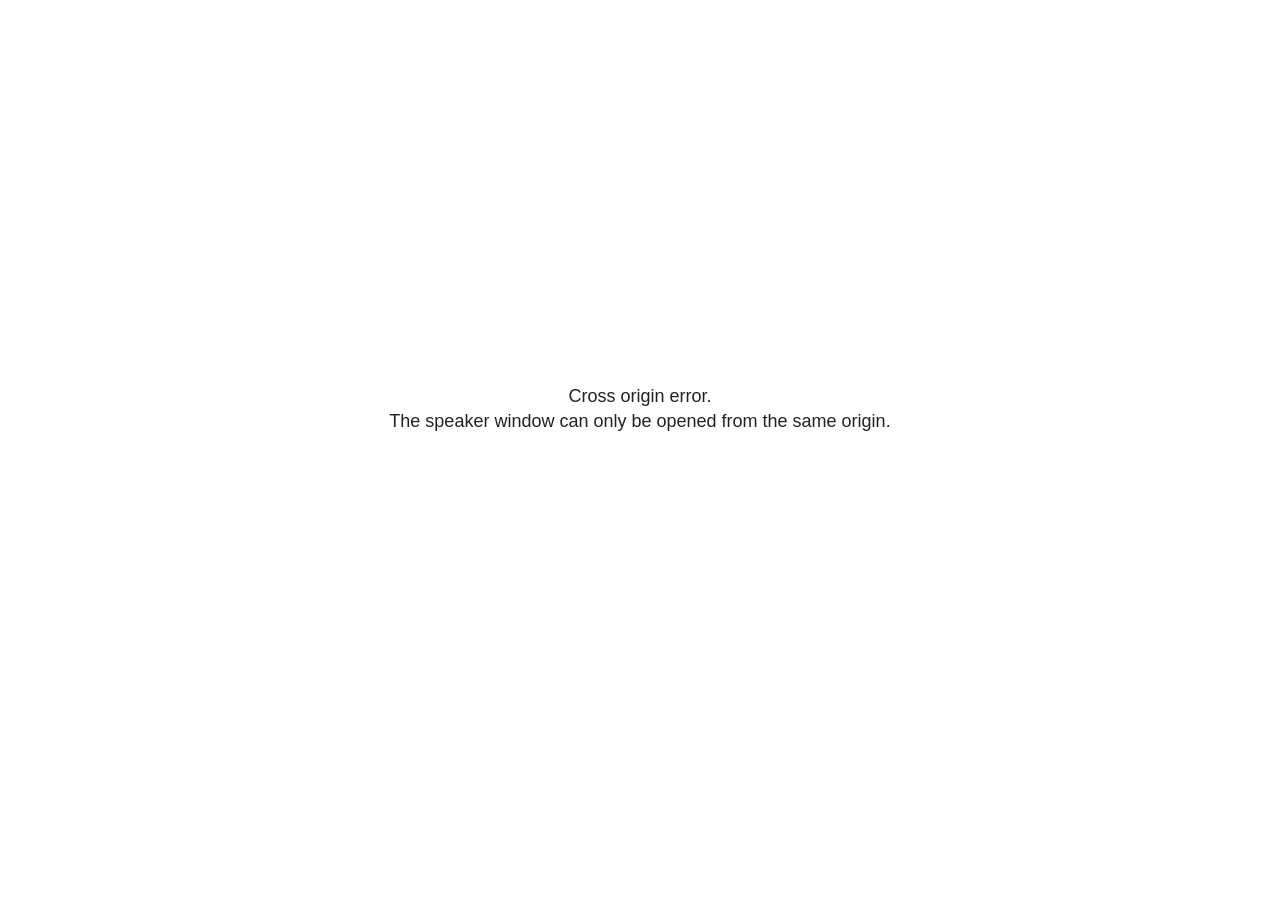
<file: docs/site_libs/revealjs/plugin/notes/speaker-view.html>
<!--
	NOTE: You need to build the notes plugin after making changes to this file.
-->
<html lang="en">
	<head>
		<meta charset="utf-8">

		<title>reveal.js - Speaker View</title>

		<style>
			body {
				font-family: Helvetica;
				font-size: 18px;
			}

			#current-slide,
			#upcoming-slide,
			#speaker-controls {
				padding: 6px;
				box-sizing: border-box;
				-moz-box-sizing: border-box;
			}

			#current-slide iframe,
			#upcoming-slide iframe {
				width: 100%;
				height: 100%;
				border: 1px solid #ddd;
			}

			#current-slide .label,
			#upcoming-slide .label {
				position: absolute;
				top: 10px;
				left: 10px;
				z-index: 2;
			}

			#connection-status {
				position: absolute;
				top: 0;
				left: 0;
				width: 100%;
				height: 100%;
				z-index: 20;
				padding: 30% 20% 20% 20%;
				font-size: 18px;
				color: #222;
				background: #fff;
				text-align: center;
				box-sizing: border-box;
				line-height: 1.4;
			}

			.overlay-element {
				height: 34px;
				line-height: 34px;
				padding: 0 10px;
				text-shadow: none;
				background: rgba( 220, 220, 220, 0.8 );
				color: #222;
				font-size: 14px;
			}

			.overlay-element.interactive:hover {
				background: rgba( 220, 220, 220, 1 );
			}

			#current-slide {
				position: absolute;
				width: 60%;
				height: 100%;
				top: 0;
				left: 0;
				padding-right: 0;
			}

			#upcoming-slide {
				position: absolute;
				width: 40%;
				height: 40%;
				right: 0;
				top: 0;
			}

			/* Speaker controls */
			#speaker-controls {
				position: absolute;
				top: 40%;
				right: 0;
				width: 40%;
				height: 60%;
				overflow: auto;
				font-size: 18px;
			}

				.speaker-controls-time.hidden,
				.speaker-controls-notes.hidden {
					display: none;
				}

				.speaker-controls-time .label,
				.speaker-controls-pace .label,
				.speaker-controls-notes .label {
					text-transform: uppercase;
					font-weight: normal;
					font-size: 0.66em;
					color: #666;
					margin: 0;
				}

				.speaker-controls-time, .speaker-controls-pace {
					border-bottom: 1px solid rgba( 200, 200, 200, 0.5 );
					margin-bottom: 10px;
					padding: 10px 16px;
					padding-bottom: 20px;
					cursor: pointer;
				}

				.speaker-controls-time .reset-button {
					opacity: 0;
					float: right;
					color: #666;
					text-decoration: none;
				}
				.speaker-controls-time:hover .reset-button {
					opacity: 1;
				}

				.speaker-controls-time .timer,
				.speaker-controls-time .clock {
					width: 50%;
				}

				.speaker-controls-time .timer,
				.speaker-controls-time .clock,
				.speaker-controls-time .pacing .hours-value,
				.speaker-controls-time .pacing .minutes-value,
				.speaker-controls-time .pacing .seconds-value {
					font-size: 1.9em;
				}

				.speaker-controls-time .timer {
					float: left;
				}

				.speaker-controls-time .clock {
					float: right;
					text-align: right;
				}

				.speaker-controls-time span.mute {
					opacity: 0.3;
				}

				.speaker-controls-time .pacing-title {
					margin-top: 5px;
				}

				.speaker-controls-time .pacing.ahead {
					color: blue;
				}

				.speaker-controls-time .pacing.on-track {
					color: green;
				}

				.speaker-controls-time .pacing.behind {
					color: red;
				}

				.speaker-controls-notes {
					padding: 10px 16px;
				}

				.speaker-controls-notes .value {
					margin-top: 5px;
					line-height: 1.4;
					font-size: 1.2em;
				}

			/* Layout selector */
			#speaker-layout {
				position: absolute;
				top: 10px;
				right: 10px;
				color: #222;
				z-index: 10;
			}
				#speaker-layout select {
					position: absolute;
					width: 100%;
					height: 100%;
					top: 0;
					left: 0;
					border: 0;
					box-shadow: 0;
					cursor: pointer;
					opacity: 0;

					font-size: 1em;
					background-color: transparent;

					-moz-appearance: none;
					-webkit-appearance: none;
					-webkit-tap-highlight-color: rgba(0, 0, 0, 0);
				}

				#speaker-layout select:focus {
					outline: none;
					box-shadow: none;
				}

			.clear {
				clear: both;
			}

			/* Speaker layout: Wide */
			body[data-speaker-layout="wide"] #current-slide,
			body[data-speaker-layout="wide"] #upcoming-slide {
				width: 50%;
				height: 45%;
				padding: 6px;
			}

			body[data-speaker-layout="wide"] #current-slide {
				top: 0;
				left: 0;
			}

			body[data-speaker-layout="wide"] #upcoming-slide {
				top: 0;
				left: 50%;
			}

			body[data-speaker-layout="wide"] #speaker-controls {
				top: 45%;
				left: 0;
				width: 100%;
				height: 50%;
				font-size: 1.25em;
			}

			/* Speaker layout: Tall */
			body[data-speaker-layout="tall"] #current-slide,
			body[data-speaker-layout="tall"] #upcoming-slide {
				width: 45%;
				height: 50%;
				padding: 6px;
			}

			body[data-speaker-layout="tall"] #current-slide {
				top: 0;
				left: 0;
			}

			body[data-speaker-layout="tall"] #upcoming-slide {
				top: 50%;
				left: 0;
			}

			body[data-speaker-layout="tall"] #speaker-controls {
				padding-top: 40px;
				top: 0;
				left: 45%;
				width: 55%;
				height: 100%;
				font-size: 1.25em;
			}

			/* Speaker layout: Notes only */
			body[data-speaker-layout="notes-only"] #current-slide,
			body[data-speaker-layout="notes-only"] #upcoming-slide {
				display: none;
			}

			body[data-speaker-layout="notes-only"] #speaker-controls {
				padding-top: 40px;
				top: 0;
				left: 0;
				width: 100%;
				height: 100%;
				font-size: 1.25em;
			}

			@media screen and (max-width: 1080px) {
				body[data-speaker-layout="default"] #speaker-controls {
					font-size: 16px;
				}
			}

			@media screen and (max-width: 900px) {
				body[data-speaker-layout="default"] #speaker-controls {
					font-size: 14px;
				}
			}

			@media screen and (max-width: 800px) {
				body[data-speaker-layout="default"] #speaker-controls {
					font-size: 12px;
				}
			}

		</style>
	</head>

	<body>

		<div id="connection-status">Loading speaker view...</div>

		<div id="current-slide"></div>
		<div id="upcoming-slide"><span class="overlay-element label">Upcoming</span></div>
		<div id="speaker-controls">
			<div class="speaker-controls-time">
				<h4 class="label">Time <span class="reset-button">Click to Reset</span></h4>
				<div class="clock">
					<span class="clock-value">0:00 AM</span>
				</div>
				<div class="timer">
					<span class="hours-value">00</span><span class="minutes-value">:00</span><span class="seconds-value">:00</span>
				</div>
				<div class="clear"></div>

				<h4 class="label pacing-title" style="display: none">Pacing – Time to finish current slide</h4>
				<div class="pacing" style="display: none">
					<span class="hours-value">00</span><span class="minutes-value">:00</span><span class="seconds-value">:00</span>
				</div>
			</div>

			<div class="speaker-controls-notes hidden">
				<h4 class="label">Notes</h4>
				<div class="value"></div>
			</div>
		</div>
		<div id="speaker-layout" class="overlay-element interactive">
			<span class="speaker-layout-label"></span>
			<select class="speaker-layout-dropdown"></select>
		</div>

		<script>

			(function() {

				var notes,
					notesValue,
					currentState,
					currentSlide,
					upcomingSlide,
					layoutLabel,
					layoutDropdown,
					pendingCalls = {},
					lastRevealApiCallId = 0,
					connected = false

				var connectionStatus = document.querySelector( '#connection-status' );

				var SPEAKER_LAYOUTS = {
					'default': 'Default',
					'wide': 'Wide',
					'tall': 'Tall',
					'notes-only': 'Notes only'
				};

				setupLayout();

				let openerOrigin;

				try {
					openerOrigin = window.opener.location.origin;
				}
				catch ( error ) { console.warn( error ) }

				// In order to prevent XSS, the speaker view will only run if its
				// opener has the same origin as itself
				if( window.location.origin !== openerOrigin ) {
					connectionStatus.innerHTML = 'Cross origin error.<br>The speaker window can only be opened from the same origin.';
					return;
				}

				var connectionTimeout = setTimeout( function() {
					connectionStatus.innerHTML = 'Error connecting to main window.<br>Please try closing and reopening the speaker view.';
				}, 5000 );

				window.addEventListener( 'message', function( event ) {

					// Validate the origin of all messages to avoid parsing messages
					// that aren't meant for us. Ignore when running off file:// so
					// that the speaker view continues to work without a web server.
					if( window.location.origin !== event.origin && window.location.origin !== 'file://' ) {
						return
					}

					clearTimeout( connectionTimeout );
					connectionStatus.style.display = 'none';

					var data = JSON.parse( event.data );

					// The overview mode is only useful to the reveal.js instance
					// where navigation occurs so we don't sync it
					if( data.state ) delete data.state.overview;

					// Messages sent by the notes plugin inside of the main window
					if( data && data.namespace === 'reveal-notes' ) {
						if( data.type === 'connect' ) {
							handleConnectMessage( data );
						}
						else if( data.type === 'state' ) {
							handleStateMessage( data );
						}
						else if( data.type === 'return' ) {
							pendingCalls[data.callId](data.result);
							delete pendingCalls[data.callId];
						}
					}
					// Messages sent by the reveal.js inside of the current slide preview
					else if( data && data.namespace === 'reveal' ) {
						if( /ready/.test( data.eventName ) ) {
							// Send a message back to notify that the handshake is complete
							window.opener.postMessage( JSON.stringify({ namespace: 'reveal-notes', type: 'connected'} ), '*' );
						}
						else if( /slidechanged|fragmentshown|fragmenthidden|paused|resumed/.test( data.eventName ) && currentState !== JSON.stringify( data.state ) ) {

							dispatchStateToMainWindow( data.state );

						}
					}

				} );

				/**
				 * Updates the presentation in the main window to match the state
				 * of the presentation in the notes window.
				 */
				const dispatchStateToMainWindow = debounce(( state ) => {
					window.opener.postMessage( JSON.stringify({ method: 'setState', args: [ state ]} ), '*' );
				}, 500);

				/**
				 * Asynchronously calls the Reveal.js API of the main frame.
				 */
				function callRevealApi( methodName, methodArguments, callback ) {

					var callId = ++lastRevealApiCallId;
					pendingCalls[callId] = callback;
					window.opener.postMessage( JSON.stringify( {
						namespace: 'reveal-notes',
						type: 'call',
						callId: callId,
						methodName: methodName,
						arguments: methodArguments
					} ), '*' );

				}

				/**
				 * Called when the main window is trying to establish a
				 * connection.
				 */
				function handleConnectMessage( data ) {

					if( connected === false ) {
						connected = true;

						setupIframes( data );
						setupKeyboard();
						setupNotes();
						setupTimer();
						setupHeartbeat();
					}

				}

				/**
				 * Called when the main window sends an updated state.
				 */
				function handleStateMessage( data ) {

					// Store the most recently set state to avoid circular loops
					// applying the same state
					currentState = JSON.stringify( data.state );

					// No need for updating the notes in case of fragment changes
					if ( data.notes ) {
						notes.classList.remove( 'hidden' );
						notesValue.style.whiteSpace = data.whitespace;
						if( data.markdown ) {
							notesValue.innerHTML = marked( data.notes );
						}
						else {
							notesValue.innerHTML = data.notes;
						}
					}
					else {
						notes.classList.add( 'hidden' );
					}

					// Update the note slides
					currentSlide.contentWindow.postMessage( JSON.stringify({ method: 'setState', args: [ data.state ] }), '*' );
					upcomingSlide.contentWindow.postMessage( JSON.stringify({ method: 'setState', args: [ data.state ] }), '*' );
					upcomingSlide.contentWindow.postMessage( JSON.stringify({ method: 'next' }), '*' );

				}

				// Limit to max one state update per X ms
				handleStateMessage = debounce( handleStateMessage, 200 );

				/**
				 * Forward keyboard events to the current slide window.
				 * This enables keyboard events to work even if focus
				 * isn't set on the current slide iframe.
				 *
				 * Block F5 default handling, it reloads and disconnects
				 * the speaker notes window.
				 */
				function setupKeyboard() {

					document.addEventListener( 'keydown', function( event ) {
						if( event.keyCode === 116 || ( event.metaKey && event.keyCode === 82 ) ) {
							event.preventDefault();
							return false;
						}
						currentSlide.contentWindow.postMessage( JSON.stringify({ method: 'triggerKey', args: [ event.keyCode ] }), '*' );
					} );

				}

				/**
				 * Creates the preview iframes.
				 */
				function setupIframes( data ) {

					var params = [
						'receiver',
						'progress=false',
						'history=false',
						'transition=none',
						'autoSlide=0',
						'backgroundTransition=none'
					].join( '&' );

					var urlSeparator = /\?/.test(data.url) ? '&' : '?';
					var hash = '#/' + data.state.indexh + '/' + data.state.indexv;
					var currentURL = data.url + urlSeparator + params + '&scrollActivationWidth=false&postMessageEvents=true' + hash;
					var upcomingURL = data.url + urlSeparator + params + '&scrollActivationWidth=false&controls=false' + hash;

					currentSlide = document.createElement( 'iframe' );
					currentSlide.setAttribute( 'width', 1280 );
					currentSlide.setAttribute( 'height', 1024 );
					currentSlide.setAttribute( 'src', currentURL );
					document.querySelector( '#current-slide' ).appendChild( currentSlide );

					upcomingSlide = document.createElement( 'iframe' );
					upcomingSlide.setAttribute( 'width', 640 );
					upcomingSlide.setAttribute( 'height', 512 );
					upcomingSlide.setAttribute( 'src', upcomingURL );
					document.querySelector( '#upcoming-slide' ).appendChild( upcomingSlide );

				}

				/**
				 * Setup the notes UI.
				 */
				function setupNotes() {

					notes = document.querySelector( '.speaker-controls-notes' );
					notesValue = document.querySelector( '.speaker-controls-notes .value' );

				}

				/**
				 * We send out a heartbeat at all times to ensure we can
				 * reconnect with the main presentation window after reloads.
				 */
				function setupHeartbeat() {

					setInterval( () => {
						window.opener.postMessage( JSON.stringify({ namespace: 'reveal-notes', type: 'heartbeat'} ), '*' );
					}, 1000 );

				}

				function getTimings( callback ) {

					callRevealApi( 'getSlidesAttributes', [], function ( slideAttributes ) {
						callRevealApi( 'getConfig', [], function ( config ) {
							var totalTime = config.totalTime;
							var minTimePerSlide = config.minimumTimePerSlide || 0;
							var defaultTiming = config.defaultTiming;
							if ((defaultTiming == null) && (totalTime == null)) {
								callback(null);
								return;
							}
							// Setting totalTime overrides defaultTiming
							if (totalTime) {
								defaultTiming = 0;
							}
							var timings = [];
							for ( var i in slideAttributes ) {
								var slide = slideAttributes[ i ];
								var timing = defaultTiming;
								if( slide.hasOwnProperty( 'data-timing' )) {
									var t = slide[ 'data-timing' ];
									timing = parseInt(t);
									if( isNaN(timing) ) {
										console.warn("Could not parse timing '" + t + "' of slide " + i + "; using default of " + defaultTiming);
										timing = defaultTiming;
									}
								}
								timings.push(timing);
							}
							if ( totalTime ) {
								// After we've allocated time to individual slides, we summarize it and
								// subtract it from the total time
								var remainingTime = totalTime - timings.reduce( function(a, b) { return a + b; }, 0 );
								// The remaining time is divided by the number of slides that have 0 seconds
								// allocated at the moment, giving the average time-per-slide on the remaining slides
								var remainingSlides = (timings.filter( function(x) { return x == 0 }) ).length
								var timePerSlide = Math.round( remainingTime / remainingSlides, 0 )
								// And now we replace every zero-value timing with that average
								timings = timings.map( function(x) { return (x==0 ? timePerSlide : x) } );
							}
							var slidesUnderMinimum = timings.filter( function(x) { return (x < minTimePerSlide) } ).length
							if ( slidesUnderMinimum ) {
								message = "The pacing time for " + slidesUnderMinimum + " slide(s) is under the configured minimum of " + minTimePerSlide + " seconds. Check the data-timing attribute on individual slides, or consider increasing the totalTime or minimumTimePerSlide configuration options (or removing some slides).";
								alert(message);
							}
							callback( timings );
						} );
					} );

				}

				/**
				 * Return the number of seconds allocated for presenting
				 * all slides up to and including this one.
				 */
				function getTimeAllocated( timings, callback ) {

					callRevealApi( 'getSlidePastCount', [], function ( currentSlide ) {
						var allocated = 0;
						for (var i in timings.slice(0, currentSlide + 1)) {
							allocated += timings[i];
						}
						callback( allocated );
					} );

				}

				/**
				 * Create the timer and clock and start updating them
				 * at an interval.
				 */
				function setupTimer() {

					var start = new Date(),
					timeEl = document.querySelector( '.speaker-controls-time' ),
					clockEl = timeEl.querySelector( '.clock-value' ),
					hoursEl = timeEl.querySelector( '.hours-value' ),
					minutesEl = timeEl.querySelector( '.minutes-value' ),
					secondsEl = timeEl.querySelector( '.seconds-value' ),
					pacingTitleEl = timeEl.querySelector( '.pacing-title' ),
					pacingEl = timeEl.querySelector( '.pacing' ),
					pacingHoursEl = pacingEl.querySelector( '.hours-value' ),
					pacingMinutesEl = pacingEl.querySelector( '.minutes-value' ),
					pacingSecondsEl = pacingEl.querySelector( '.seconds-value' );

					var timings = null;
					getTimings( function ( _timings ) {

						timings = _timings;
						if (_timings !== null) {
							pacingTitleEl.style.removeProperty('display');
							pacingEl.style.removeProperty('display');
						}

						// Update once directly
						_updateTimer();

						// Then update every second
						setInterval( _updateTimer, 1000 );

					} );


					function _resetTimer() {

						if (timings == null) {
							start = new Date();
							_updateTimer();
						}
						else {
							// Reset timer to beginning of current slide
							getTimeAllocated( timings, function ( slideEndTimingSeconds ) {
								var slideEndTiming = slideEndTimingSeconds * 1000;
								callRevealApi( 'getSlidePastCount', [], function ( currentSlide ) {
									var currentSlideTiming = timings[currentSlide] * 1000;
									var previousSlidesTiming = slideEndTiming - currentSlideTiming;
									var now = new Date();
									start = new Date(now.getTime() - previousSlidesTiming);
									_updateTimer();
								} );
							} );
						}

					}

					timeEl.addEventListener( 'click', function() {
						_resetTimer();
						return false;
					} );

					function _displayTime( hrEl, minEl, secEl, time) {

						var sign = Math.sign(time) == -1 ? "-" : "";
						time = Math.abs(Math.round(time / 1000));
						var seconds = time % 60;
						var minutes = Math.floor( time / 60 ) % 60 ;
						var hours = Math.floor( time / ( 60 * 60 )) ;
						hrEl.innerHTML = sign + zeroPadInteger( hours );
						if (hours == 0) {
							hrEl.classList.add( 'mute' );
						}
						else {
							hrEl.classList.remove( 'mute' );
						}
						minEl.innerHTML = ':' + zeroPadInteger( minutes );
						if (hours == 0 && minutes == 0) {
							minEl.classList.add( 'mute' );
						}
						else {
							minEl.classList.remove( 'mute' );
						}
						secEl.innerHTML = ':' + zeroPadInteger( seconds );
					}

					function _updateTimer() {

						var diff, hours, minutes, seconds,
						now = new Date();

						diff = now.getTime() - start.getTime();

						clockEl.innerHTML = now.toLocaleTimeString( 'en-US', { hour12: true, hour: '2-digit', minute:'2-digit' } );
						_displayTime( hoursEl, minutesEl, secondsEl, diff );
						if (timings !== null) {
							_updatePacing(diff);
						}

					}

					function _updatePacing(diff) {

						getTimeAllocated( timings, function ( slideEndTimingSeconds ) {
							var slideEndTiming = slideEndTimingSeconds * 1000;

							callRevealApi( 'getSlidePastCount', [], function ( currentSlide ) {
								var currentSlideTiming = timings[currentSlide] * 1000;
								var timeLeftCurrentSlide = slideEndTiming - diff;
								if (timeLeftCurrentSlide < 0) {
									pacingEl.className = 'pacing behind';
								}
								else if (timeLeftCurrentSlide < currentSlideTiming) {
									pacingEl.className = 'pacing on-track';
								}
								else {
									pacingEl.className = 'pacing ahead';
								}
								_displayTime( pacingHoursEl, pacingMinutesEl, pacingSecondsEl, timeLeftCurrentSlide );
							} );
						} );
					}

				}

				/**
				 * Sets up the speaker view layout and layout selector.
				 */
				function setupLayout() {

					layoutDropdown = document.querySelector( '.speaker-layout-dropdown' );
					layoutLabel = document.querySelector( '.speaker-layout-label' );

					// Render the list of available layouts
					for( var id in SPEAKER_LAYOUTS ) {
						var option = document.createElement( 'option' );
						option.setAttribute( 'value', id );
						option.textContent = SPEAKER_LAYOUTS[ id ];
						layoutDropdown.appendChild( option );
					}

					// Monitor the dropdown for changes
					layoutDropdown.addEventListener( 'change', function( event ) {

						setLayout( layoutDropdown.value );

					}, false );

					// Restore any currently persisted layout
					setLayout( getLayout() );

				}

				/**
				 * Sets a new speaker view layout. The layout is persisted
				 * in local storage.
				 */
				function setLayout( value ) {

					var title = SPEAKER_LAYOUTS[ value ];

					layoutLabel.innerHTML = 'Layout' + ( title ? ( ': ' + title ) : '' );
					layoutDropdown.value = value;

					document.body.setAttribute( 'data-speaker-layout', value );

					// Persist locally
					if( supportsLocalStorage() ) {
						window.localStorage.setItem( 'reveal-speaker-layout', value );
					}

				}

				/**
				 * Returns the ID of the most recently set speaker layout
				 * or our default layout if none has been set.
				 */
				function getLayout() {

					if( supportsLocalStorage() ) {
						var layout = window.localStorage.getItem( 'reveal-speaker-layout' );
						if( layout ) {
							return layout;
						}
					}

					// Default to the first record in the layouts hash
					for( var id in SPEAKER_LAYOUTS ) {
						return id;
					}

				}

				function supportsLocalStorage() {

					try {
						localStorage.setItem('test', 'test');
						localStorage.removeItem('test');
						return true;
					}
					catch( e ) {
						return false;
					}

				}

				function zeroPadInteger( num ) {

					var str = '00' + parseInt( num );
					return str.substring( str.length - 2 );

				}

				/**
				 * Limits the frequency at which a function can be called.
				 */
				function debounce( fn, ms ) {

					var lastTime = 0,
						timeout;

					return function() {

						var args = arguments;
						var context = this;

						clearTimeout( timeout );

						var timeSinceLastCall = Date.now() - lastTime;
						if( timeSinceLastCall > ms ) {
							fn.apply( context, args );
							lastTime = Date.now();
						}
						else {
							timeout = setTimeout( function() {
								fn.apply( context, args );
								lastTime = Date.now();
							}, ms - timeSinceLastCall );
						}

					}

				}

			})();

		</script>
	</body>
</html>
</file>
<file: docs/site_libs/quarto-html/tippy.css>
.tippy-box[data-animation=fade][data-state=hidden]{opacity:0}[data-tippy-root]{max-width:calc(100vw - 10px)}.tippy-box{position:relative;background-color:#333;color:#fff;border-radius:4px;font-size:14px;line-height:1.4;white-space:normal;outline:0;transition-property:transform,visibility,opacity}.tippy-box[data-placement^=top]>.tippy-arrow{bottom:0}.tippy-box[data-placement^=top]>.tippy-arrow:before{bottom:-7px;left:0;border-width:8px 8px 0;border-top-color:initial;transform-origin:center top}.tippy-box[data-placement^=bottom]>.tippy-arrow{top:0}.tippy-box[data-placement^=bottom]>.tippy-arrow:before{top:-7px;left:0;border-width:0 8px 8px;border-bottom-color:initial;transform-origin:center bottom}.tippy-box[data-placement^=left]>.tippy-arrow{right:0}.tippy-box[data-placement^=left]>.tippy-arrow:before{border-width:8px 0 8px 8px;border-left-color:initial;right:-7px;transform-origin:center left}.tippy-box[data-placement^=right]>.tippy-arrow{left:0}.tippy-box[data-placement^=right]>.tippy-arrow:before{left:-7px;border-width:8px 8px 8px 0;border-right-color:initial;transform-origin:center right}.tippy-box[data-inertia][data-state=visible]{transition-timing-function:cubic-bezier(.54,1.5,.38,1.11)}.tippy-arrow{width:16px;height:16px;color:#333}.tippy-arrow:before{content:"";position:absolute;border-color:transparent;border-style:solid}.tippy-content{position:relative;padding:5px 9px;z-index:1}
</file>
<file: docs/site_libs/quarto-html/quarto-syntax-highlighting-587c61ba64f3a5504c4d52d930310e48.css>
/* quarto syntax highlight colors */
:root {
  --quarto-hl-ot-color: #003B4F;
  --quarto-hl-at-color: #657422;
  --quarto-hl-ss-color: #20794D;
  --quarto-hl-an-color: #5E5E5E;
  --quarto-hl-fu-color: #4758AB;
  --quarto-hl-st-color: #20794D;
  --quarto-hl-cf-color: #003B4F;
  --quarto-hl-op-color: #5E5E5E;
  --quarto-hl-er-color: #AD0000;
  --quarto-hl-bn-color: #AD0000;
  --quarto-hl-al-color: #AD0000;
  --quarto-hl-va-color: #111111;
  --quarto-hl-bu-color: inherit;
  --quarto-hl-ex-color: inherit;
  --quarto-hl-pp-color: #AD0000;
  --quarto-hl-in-color: #5E5E5E;
  --quarto-hl-vs-color: #20794D;
  --quarto-hl-wa-color: #5E5E5E;
  --quarto-hl-do-color: #5E5E5E;
  --quarto-hl-im-color: #00769E;
  --quarto-hl-ch-color: #20794D;
  --quarto-hl-dt-color: #AD0000;
  --quarto-hl-fl-color: #AD0000;
  --quarto-hl-co-color: #5E5E5E;
  --quarto-hl-cv-color: #5E5E5E;
  --quarto-hl-cn-color: #8f5902;
  --quarto-hl-sc-color: #5E5E5E;
  --quarto-hl-dv-color: #AD0000;
  --quarto-hl-kw-color: #003B4F;
}

/* other quarto variables */
:root {
  --quarto-font-monospace: SFMono-Regular, Menlo, Monaco, Consolas, "Liberation Mono", "Courier New", monospace;
}

/* syntax highlight based on Pandoc's rules */
pre > code.sourceCode > span {
  color: #003B4F;
}

code.sourceCode > span {
  color: #003B4F;
}

div.sourceCode,
div.sourceCode pre.sourceCode {
  color: #003B4F;
}

/* Normal */
code span {
  color: #003B4F;
}

/* Alert */
code span.al {
  color: #AD0000;
  font-style: inherit;
}

/* Annotation */
code span.an {
  color: #5E5E5E;
  font-style: inherit;
}

/* Attribute */
code span.at {
  color: #657422;
  font-style: inherit;
}

/* BaseN */
code span.bn {
  color: #AD0000;
  font-style: inherit;
}

/* BuiltIn */
code span.bu {
  font-style: inherit;
}

/* ControlFlow */
code span.cf {
  color: #003B4F;
  font-weight: bold;
  font-style: inherit;
}

/* Char */
code span.ch {
  color: #20794D;
  font-style: inherit;
}

/* Constant */
code span.cn {
  color: #8f5902;
  font-style: inherit;
}

/* Comment */
code span.co {
  color: #5E5E5E;
  font-style: inherit;
}

/* CommentVar */
code span.cv {
  color: #5E5E5E;
  font-style: italic;
}

/* Documentation */
code span.do {
  color: #5E5E5E;
  font-style: italic;
}

/* DataType */
code span.dt {
  color: #AD0000;
  font-style: inherit;
}

/* DecVal */
code span.dv {
  color: #AD0000;
  font-style: inherit;
}

/* Error */
code span.er {
  color: #AD0000;
  font-style: inherit;
}

/* Extension */
code span.ex {
  font-style: inherit;
}

/* Float */
code span.fl {
  color: #AD0000;
  font-style: inherit;
}

/* Function */
code span.fu {
  color: #4758AB;
  font-style: inherit;
}

/* Import */
code span.im {
  color: #00769E;
  font-style: inherit;
}

/* Information */
code span.in {
  color: #5E5E5E;
  font-style: inherit;
}

/* Keyword */
code span.kw {
  color: #003B4F;
  font-weight: bold;
  font-style: inherit;
}

/* Operator */
code span.op {
  color: #5E5E5E;
  font-style: inherit;
}

/* Other */
code span.ot {
  color: #003B4F;
  font-style: inherit;
}

/* Preprocessor */
code span.pp {
  color: #AD0000;
  font-style: inherit;
}

/* SpecialChar */
code span.sc {
  color: #5E5E5E;
  font-style: inherit;
}

/* SpecialString */
code span.ss {
  color: #20794D;
  font-style: inherit;
}

/* String */
code span.st {
  color: #20794D;
  font-style: inherit;
}

/* Variable */
code span.va {
  color: #111111;
  font-style: inherit;
}

/* VerbatimString */
code span.vs {
  color: #20794D;
  font-style: inherit;
}

/* Warning */
code span.wa {
  color: #5E5E5E;
  font-style: italic;
}

.prevent-inlining {
  content: "</";
}

/*# sourceMappingURL=2dce1cc6c82594539e1579de68416b47.css.map */
</file>
<file: docs/styles.css>
p {
  text-align: justify
}

.alert {
  text-align: center;
}
</file>
